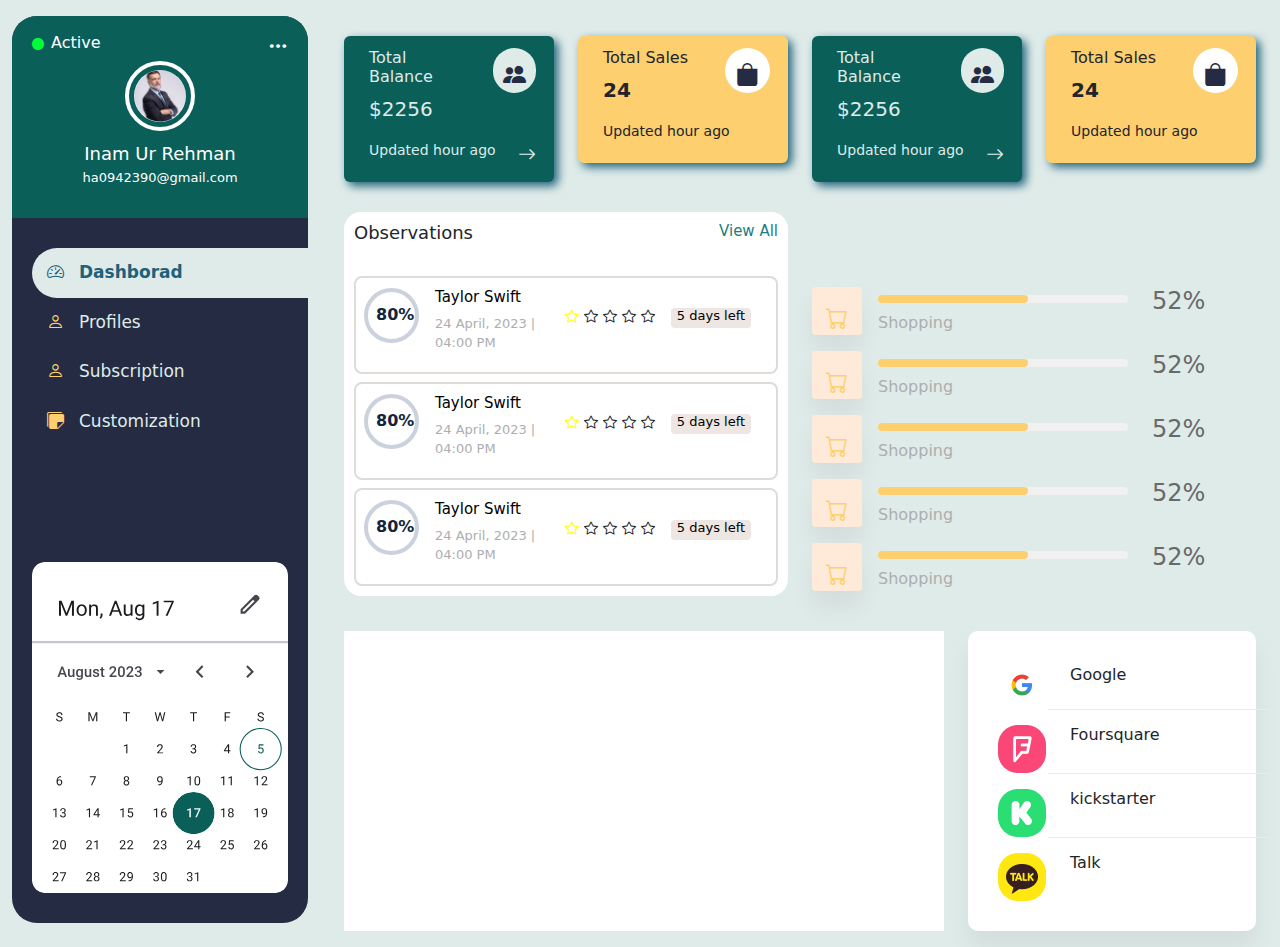
<file: index.html>
<!DOCTYPE html>
<html lang="en">

<head>
    <meta charset="UTF-8" />
    <meta name="viewport" content="width=device-width, initial-scale=1.0" />
    <title>Dashboard</title>
    <link rel="stylesheet" href="./assets/css/bootstrap.min.css" />
    <link rel="stylesheet" href="https://cdn.jsdelivr.net/npm/bootstrap-icons@1.11.1/font/bootstrap-icons.css" />
    <link rel="stylesheet" href="https://cdn.jsdelivr.net/npm/bootstrap@5.0.0-alpha1/dist/css/bootstrap.min.css" />
    <!-- ========== My Css Link ========== -->
    <link rel="stylesheet" href="./assets/css/style.css" />

    <!-- ===== Different type of line chart ===== -->

    <!-- <script type="text/javascript" src="https://www.gstatic.com/charts/loader.js"></script>
    <script type="text/javascript">
        google.charts.load('current', { 'packages': ['corechart'] });
        google.charts.setOnLoadCallback(drawChart);

        function drawChart() {
            var data = google.visualization.arrayToDataTable([
                ['Year', 'Sales', 'Expenses'],
                ['2004', 1000, 400],
                ['2005', 1170, 460],
                ['2006', 660, 1120],
                ['2007', 1030, 540]
            ]);

            var options = {
                title: 'Stocks Graph',
                curveType: 'function',
                legend: { position: 'bottom' }
            };

            var chart = new google.visualization.LineChart(document.getElementById('curve_chart'));
            chart.draw(data, options);
        }
    </script> -->

    <script>
        window.onload = function () {
            var chart = new CanvasJS.Chart("chartContainer", {
                animationEnabled: true,
                theme: "light2",
                title: {
                    text: "Simple Line Chart"
                },
                data: [{
                    type: "line",
                    indexLabelFontSize: 16,
                    dataPoints: [
                        { y: 450 },
                        { y: 414 },
                        { y: 520, indexLabel: "\u2191 highest", markerColor: "red", markerType: "triangle" },
                        { y: 460 },
                        { y: 450 },
                        { y: 500 },
                        { y: 480 },
                        { y: 480 },
                        { y: 410, indexLabel: "\u2193 lowest", markerColor: "DarkSlateGrey", markerType: "cross" },
                        { y: 500 },
                        { y: 480 },
                        { y: 510 }
                    ]
                }]
            });
            chart.render();
        }
    </script>

</head>

<body>

    <div class="container-fluid py-3">
        <div class="row">
            <div class="col-lg-3">
                <!-- ========== Header ========== -->
                <header>
                    <aside class="sidebar">

                        <div class="aside-header">
                            <div class="d-flex justify-content-between">
                                <div class="status">
                                    <i class="bi bi-circle-fill"></i>Active
                                </div>
                                <div class="options">
                                    <i class="bi bi-three-dots"></i>
                                </div>
                            </div>

                            <div class="avatar">
                                <div class="avatar-img">
                                    <img src="./assets/images/avatar.jpg" class="w-100 rounded-circle" alt="" />
                                </div>
                                <h6>Inam Ur Rehman</h6>
                                <p>ha0942390@gmail.com</p>
                            </div>
                        </div>

                        <div class="aside-menu">
                            <ul>
                                <li>
                                    <a href="index.html" class="active">
                                        <i class="bi bi-speedometer2"></i>Dashborad
                                    </a>
                                </li>
                                <li>
                                    <a href="profiles.html" class="profiles">
                                        <i class="bi bi-person"></i>Profiles
                                    </a>
                                </li>
                                <li>
                                    <a href="subscrition.html">
                                        <i class="bi bi-person"></i>Subscription
                                    </a>
                                </li>
                                <li>
                                    <a href="customazation.html">
                                        <i class="bi bi-stickies-fill"></i>Customization
                                    </a>
                                </li>
                            </ul>

                            <div class="aside-footer">
                                <img src="./assets/images/calender.svg" class="w-100" alt="" />
                            </div>
                        </div>
                    </aside>
                </header>
            </div>

            <div class="col-lg-9">
                <!-- ========== Boxes Section ========== -->
                <div class="container">
                    <section class="boxes mt-1">
                        <div class="row">
                            <div class="col-lg-3 col-md-6 col-sm-6">

                                <div class="box-1 mt-3">
                                    <div class="d-flex justify-content-between">
                                        <div class="pe-4">
                                            <h6>Total Balance</h6>
                                            <p class="Balance">$2256</p>
                                        </div>
                                        <div class="box-1-icon">
                                            <i class="bi bi-people-fill"></i>
                                        </div>
                                    </div>
                                    <div class="d-flex justify-content-between">
                                        <div>
                                            <p class="updated">Updated hour ago</p>
                                        </div>
                                        <div class="arrow-icon">
                                            <i class="bi bi-arrow-right"></i>
                                        </div>
                                    </div>
                                </div>

                            </div>

                            <div class="col-lg-3 col-md-6 col-sm-6">

                                <div class="box-2 mt-3">
                                    <div class="d-flex justify-content-between">
                                        <div class="pe-4">
                                            <h6>Total Sales</h6>
                                            <p class="low-price">24</p>
                                        </div>
                                        <div class="box-1-icon box-2-icon">
                                            <i class="bi bi-bag-fill"></i>
                                        </div>
                                    </div>
                                    <div class="d-flex justify-content-between">
                                        <div>
                                            <p class="box-2-updated">Updated hour ago</p>
                                        </div>
                                        <div class="transprante-arrow">
                                            <i class="bi bi-arrow-right"></i>
                                        </div>
                                    </div>
                                </div>

                            </div>

                            <div class="col-lg-3 col-md-6 col-sm-6">

                                <div class="box-1 mt-3">
                                    <div class="d-flex justify-content-between">
                                        <div class="pe-4">
                                            <h6>Total Balance</h6>
                                            <p class="Balance">$2256</p>
                                        </div>
                                        <div class="box-1-icon">
                                            <i class="bi bi-people-fill"></i>
                                        </div>
                                    </div>
                                    <div class="d-flex justify-content-between">
                                        <div>
                                            <p class="updated">Updated hour ago</p>
                                        </div>
                                        <div class="arrow-icon">
                                            <i class="bi bi-arrow-right"></i>
                                        </div>
                                    </div>
                                </div>

                            </div>

                            <div class="col-lg-3 col-md-6 col-sm-6">

                                <div class="box-2 mt-3">

                                    <div class="d-flex justify-content-between">
                                        <div class="pe-4">
                                            <h6>Total Sales</h6>
                                            <p class="low-price">24</p>
                                        </div>
                                        <div class="box-1-icon box-2-icon">
                                            <i class="bi bi-bag-fill"></i>
                                        </div>
                                    </div>
                                    <div class="d-flex justify-content-between">
                                        <div>
                                            <p class="box-2-updated">Updated hour ago</p>
                                        </div>
                                        <div class="transprante-arrow">
                                            <i class="bi bi-arrow-right"></i>
                                        </div>
                                    </div>
                                </div>

                            </div>
                        </div>
                    </section>
                </div>

                <!-- ========== Observations And Shopping Sections ========== -->
                <div class="container">
                    <section class="observations-shopping">
                        <div class="row">

                            <div class="col-lg-6 col-md-12 col-sm-6">

                                <div class="observations">
                                    <div class="d-flex justify-content-between">
                                        <h3>Observations</h3>
                                        <h6>View All</h6>
                                    </div>

                                    <div class="taylor-swift mt-4">
                                        <div class="d-flex justify-content-between">
                                            <div class="d-flex">

                                                <div class="progress blue">
                                                    <span class="progress-left">
                                                        <span class="progress-bar"></span>
                                                    </span>
                                                    <span class="progress-right">
                                                        <span class="progress-bar"></span>
                                                    </span>
                                                    <div class="progress-value"><span>80%</span></div>
                                                </div>

                                                <div class="percantage-text ps-3">
                                                    <h6>Taylor Swift</h6>
                                                    <p>24 April, 2023 | 04:00 PM</p>
                                                </div>

                                            </div>
                                            <div class="d-flex justify-content-between mt-md-3 mt-sm-none">
                                                <div class="taylor-swift-stars d-none d-md-none d-lg-block">
                                                    <i class="bi bi-star"></i>
                                                    <i class="bi bi-star"></i>
                                                    <i class="bi bi-star"></i>
                                                    <i class="bi bi-star"></i>
                                                    <i class="bi bi-star"></i>
                                                </div>
                                                <div class="taylor-swift-time ms-3 mt-1">
                                                    <h6>5 days left</h6>
                                                </div>
                                            </div>
                                        </div>
                                    </div>

                                    <div class="taylor-swift mt-2">
                                        <div class="d-flex justify-content-between">
                                            <div class="d-flex">

                                                <div class="progress blue">
                                                    <span class="progress-left">
                                                        <span class="progress-bar"></span>
                                                    </span>
                                                    <span class="progress-right">
                                                        <span class="progress-bar"></span>
                                                    </span>
                                                    <div class="progress-value"><span>80%</span></div>
                                                </div>

                                                <div class="percantage-text ps-3">
                                                    <h6>Taylor Swift</h6>
                                                    <p>24 April, 2023 | 04:00 PM</p>
                                                </div>
                                            </div>
                                            <div class="d-flex justify-content-between mt-md-3 mt-sm-none">
                                                <div class="taylor-swift-stars d-none d-md-none d-lg-block">
                                                    <i class="bi bi-star"></i>
                                                    <i class="bi bi-star"></i>
                                                    <i class="bi bi-star"></i>
                                                    <i class="bi bi-star"></i>
                                                    <i class="bi bi-star"></i>
                                                </div>
                                                <div class="taylor-swift-time ms-3 mt-1">
                                                    <h6>5 days left</h6>
                                                </div>
                                            </div>
                                        </div>
                                    </div>

                                    <div class="taylor-swift mt-2">
                                        <div class="d-flex justify-content-between">
                                            <div class="d-flex">

                                                <div class="progress blue">
                                                    <span class="progress-left">
                                                        <span class="progress-bar"></span>
                                                    </span>
                                                    <span class="progress-right">
                                                        <span class="progress-bar"></span>
                                                    </span>
                                                    <div class="progress-value"><span>80%</span></div>
                                                </div>

                                                <div class="percantage-text ps-3">
                                                    <h6>Taylor Swift</h6>
                                                    <p>24 April, 2023 | 04:00 PM</p>
                                                </div>
                                            </div>

                                            <div class="d-flex justify-content-between mt-md-3 mt-sm-none">
                                                <div class="taylor-swift-stars d-none d-md-none d-lg-block">
                                                    <i class="bi bi-star"></i>
                                                    <i class="bi bi-star"></i>
                                                    <i class="bi bi-star"></i>
                                                    <i class="bi bi-star"></i>
                                                    <i class="bi bi-star"></i>
                                                </div>
                                                <div class="taylor-swift-time ms-3 mt-1">
                                                    <h6>5 days left</h6>
                                                </div>
                                            </div>
                                        </div>
                                    </div>

                                </div>
                            </div>

                            <div class="col-lg-6 col-md-12 col-sm-6">

                                <div class="shopping-parts">
                                    <div class="shopping">
                                        <div class="d-flex">
                                            <div class="shopping-icon">
                                                <a href="">
                                                    <i class="bi bi-cart"></i>
                                                </a>
                                            </div>
                                            <div class="shpooing-icon-text d-flex">
                                                <div>
                                                    <div class="side-bar mt-2 ms-3">
                                                    </div>
                                                    <p class="pt-2 ps-3">Shopping</p>
                                                </div>
                                                <h4 class="ps-4">52%</h4>
                                            </div>
                                        </div>
                                    </div>

                                    <div class="shopping">
                                        <div class="d-flex">
                                            <div class="shopping-icon">
                                                <a href="">
                                                    <i class="bi bi-cart"></i>
                                                </a>
                                            </div>
                                            <div class="shpooing-icon-text d-flex">
                                                <div>
                                                    <div class="side-bar mt-2 ms-3">
                                                    </div>
                                                    <p class="pt-2 ps-3">Shopping</p>
                                                </div>
                                                <h4 class="ps-4">52%</h4>
                                            </div>
                                        </div>
                                    </div>

                                    <div class="shopping">
                                        <div class="d-flex">
                                            <div class="shopping-icon">
                                                <a href="">
                                                    <i class="bi bi-cart"></i>
                                                </a>
                                            </div>
                                            <div class="shpooing-icon-text d-flex">
                                                <div>
                                                    <div class="side-bar mt-2 ms-3">
                                                    </div>
                                                    <p class="pt-2 ps-3">Shopping</p>
                                                </div>
                                                <h4 class="ps-4">52%</h4>
                                            </div>
                                        </div>
                                    </div>

                                    <div class="shopping">
                                        <div class="d-flex">
                                            <div class="shopping-icon">
                                                <a href="">
                                                    <i class="bi bi-cart"></i>
                                                </a>
                                            </div>
                                            <div class="shpooing-icon-text d-flex">
                                                <div>
                                                    <div class="side-bar mt-2 ms-3">
                                                    </div>
                                                    <p class="pt-2 ps-3">Shopping</p>
                                                </div>
                                                <h4 class="ps-4">52%</h4>
                                            </div>
                                        </div>
                                    </div>

                                    <div class="shopping">
                                        <div class="d-flex">
                                            <div class="shopping-icon">
                                                <a href="">
                                                    <i class="bi bi-cart"></i>
                                                </a>
                                            </div>
                                            <div class="shpooing-icon-text d-flex">
                                                <div>
                                                    <div class="side-bar mt-2 ms-3">
                                                    </div>
                                                    <p class="pt-2 ps-3">Shopping</p>
                                                </div>
                                                <h4 class="ps-4">52%</h4>
                                            </div>
                                        </div>
                                    </div>

                                </div>
                            </div>
                        </div>
                    </section>
                </div>

                <!-- ========== Graph And Icons ========== -->
                <div class="container">

                    <section class="Graph-icons">

                        <div class="row">

                            <div class="col-lg-8 col-md-6 mt-4">
                                <div class="graph bg-white">
                                    <div id="chartContainer" class="line-chart"></div>
                                </div>
                            </div>

                            <div class="col-lg-4 col-md-6 col-sm-4 mt-4">

                                <div class="social-media-icons bg-white">
                                    <div class="d-flex google">
                                        <div class="google-icon">
                                            <img src="./assets/images/Google-icon.jpg" alt="" />
                                        </div>
                                        <h6 class="ps-4 pt-1">Google</h6>
                                    </div>

                                    <div class="d-flex pt-3 foursquare horizontal-line">
                                        <div class="foursquare-img">
                                            <img src="./assets/images/four-square.png" alt="" />
                                        </div>
                                        <h6 class="ps-4">Foursquare</h6>
                                    </div>

                                    <div class="d-flex pt-3 kickstarter horizontal-line">
                                        <div class="kickstarter-img">
                                            <img src="./assets/images/kickstarter.png" alt="" />
                                        </div>
                                        <h6 class="ps-4">kickstarter</h6>
                                    </div>

                                    <div class="d-flex pt-3 talk horizontal-line">
                                        <div class="talk-img">
                                            <img src="./assets/images/Talk.png" alt="" />
                                        </div>
                                        <h6 class="ps-4">Talk</h6>
                                    </div>
                                </div>

                            </div>

                    </section>

                </div>
            </div>

        </div>
    </div>

    <script src="https://cdnjs.cloudflare.com/ajax/libs/jquery/3.2.1/jquery.min.js"></script>
    <script src="https://cdn.canvasjs.com/canvasjs.min.js"></script>
    <script src="https://cdn.jsdelivr.net/npm/bootstrap@5.0.0-alpha1/dist/js/bootstrap.bundle.min.js"></script>
    <script src="./assets/js/bootstrap.bundle.min.js"></script>

    
    <!-- ===== Link of different type line chart ===== -->
    <!-- <script src="https://cdnjs.cloudflare.com/ajax/libs/Chart.js/4.4.0/chart.min.js"></script> -->

</body>

</html>
</file>
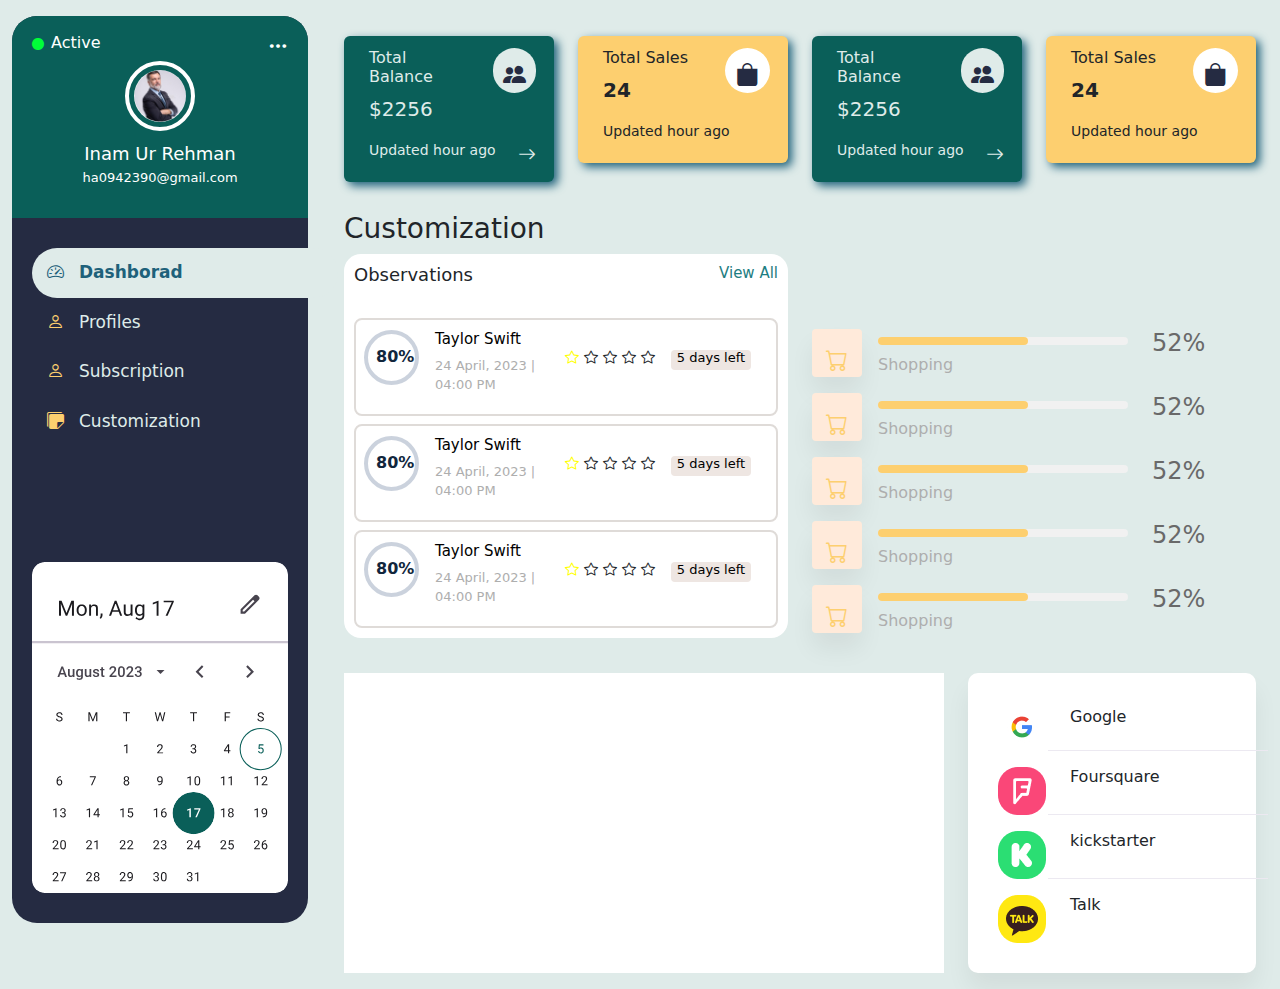
<file: customazation.html>
<!DOCTYPE html>
<html lang="en">

<head>
    <meta charset="UTF-8" />
    <meta name="viewport" content="width=device-width, initial-scale=1.0" />
    <title>Dashboard</title>
    <link rel="stylesheet" href="./assets/css/bootstrap.min.css" />
    <link rel="stylesheet" href="https://cdn.jsdelivr.net/npm/bootstrap-icons@1.11.1/font/bootstrap-icons.css" />
    <link rel="stylesheet" href="https://cdn.jsdelivr.net/npm/bootstrap@5.0.0-alpha1/dist/css/bootstrap.min.css" />
    <!-- ========== My Css Link ========== -->
    <link rel="stylesheet" href="./assets/css/style.css" />

    <!-- ===== Different type of line chart ===== -->

    <!-- <script type="text/javascript" src="https://www.gstatic.com/charts/loader.js"></script>
    <script type="text/javascript">
        google.charts.load('current', { 'packages': ['corechart'] });
        google.charts.setOnLoadCallback(drawChart);

        function drawChart() {
            var data = google.visualization.arrayToDataTable([
                ['Year', 'Sales', 'Expenses'],
                ['2004', 1000, 400],
                ['2005', 1170, 460],
                ['2006', 660, 1120],
                ['2007', 1030, 540]
            ]);

            var options = {
                title: 'Stocks Graph',
                curveType: 'function',
                legend: { position: 'bottom' }
            };

            var chart = new google.visualization.LineChart(document.getElementById('curve_chart'));
            chart.draw(data, options);
        }
    </script> -->

    <script>
        window.onload = function () {
            var chart = new CanvasJS.Chart("chartContainer", {
                animationEnabled: true,
                theme: "light2",
                title: {
                    text: "Simple Line Chart"
                },
                data: [{
                    type: "line",
                    indexLabelFontSize: 16,
                    dataPoints: [
                        { y: 450 },
                        { y: 414 },
                        { y: 520, indexLabel: "\u2191 highest", markerColor: "red", markerType: "triangle" },
                        { y: 460 },
                        { y: 450 },
                        { y: 500 },
                        { y: 480 },
                        { y: 480 },
                        { y: 410, indexLabel: "\u2193 lowest", markerColor: "DarkSlateGrey", markerType: "cross" },
                        { y: 500 },
                        { y: 480 },
                        { y: 510 }
                    ]
                }]
            });
            chart.render();
        }
    </script>

</head>

<body>

    <div class="container-fluid py-3">
        <div class="row">
            <div class="col-lg-3">
                <!-- ========== Header ========== -->
                <header>
                    <aside class="sidebar">

                        <div class="aside-header">
                            <div class="d-flex justify-content-between">
                                <div class="status">
                                    <i class="bi bi-circle-fill"></i>Active
                                </div>
                                <div class="options">
                                    <i class="bi bi-three-dots"></i>
                                </div>
                            </div>

                            <div class="avatar">
                                <div class="avatar-img">
                                    <img src="./assets/images/avatar.jpg" class="w-100 rounded-circle" alt="" />
                                </div>
                                <h6>Inam Ur Rehman</h6>
                                <p>ha0942390@gmail.com</p>
                            </div>
                        </div>

                        <div class="aside-menu">
                            <ul>
                                <li>
                                    <a href="index.html" class="active">
                                        <i class="bi bi-speedometer2"></i>Dashborad
                                    </a>
                                </li>
                                <li>
                                    <a href="profiles.html" class="profiles">
                                        <i class="bi bi-person"></i>Profiles
                                    </a>
                                </li>
                                <li>
                                    <a href="subscrition.html">
                                        <i class="bi bi-person"></i>Subscription
                                    </a>
                                </li>
                                <li>
                                    <a href="customazation.html">
                                        <i class="bi bi-stickies-fill"></i>Customization
                                    </a>
                                </li>
                            </ul>

                            <div class="aside-footer">
                                <img src="./assets/images/calender.svg" class="w-100" alt="" />
                            </div>
                        </div>
                    </aside>
                </header>
            </div>

            <div class="col-lg-9">
                <!-- ========== Boxes Section ========== -->
                <div class="container">
                    <section class="boxes mt-1">
                        <div class="row">
                            <div class="col-lg-3 col-md-6 col-sm-6">

                                <div class="box-1 mt-3">
                                    <div class="d-flex justify-content-between">
                                        <div class="pe-4">
                                            <h6>Total Balance</h6>
                                            <p class="Balance">$2256</p>
                                        </div>
                                        <div class="box-1-icon">
                                            <i class="bi bi-people-fill"></i>
                                        </div>
                                    </div>
                                    <div class="d-flex justify-content-between">
                                        <div>
                                            <p class="updated">Updated hour ago</p>
                                        </div>
                                        <div class="arrow-icon">
                                            <i class="bi bi-arrow-right"></i>
                                        </div>
                                    </div>
                                </div>

                            </div>

                            <div class="col-lg-3 col-md-6 col-sm-6">

                                <div class="box-2 mt-3">
                                    <div class="d-flex justify-content-between">
                                        <div class="pe-4">
                                            <h6>Total Sales</h6>
                                            <p class="low-price">24</p>
                                        </div>
                                        <div class="box-1-icon box-2-icon">
                                            <i class="bi bi-bag-fill"></i>
                                        </div>
                                    </div>
                                    <div class="d-flex justify-content-between">
                                        <div>
                                            <p class="box-2-updated">Updated hour ago</p>
                                        </div>
                                        <div class="transprante-arrow">
                                            <i class="bi bi-arrow-right"></i>
                                        </div>
                                    </div>
                                </div>

                            </div>

                            <div class="col-lg-3 col-md-6 col-sm-6">

                                <div class="box-1 mt-3">
                                    <div class="d-flex justify-content-between">
                                        <div class="pe-4">
                                            <h6>Total Balance</h6>
                                            <p class="Balance">$2256</p>
                                        </div>
                                        <div class="box-1-icon">
                                            <i class="bi bi-people-fill"></i>
                                        </div>
                                    </div>
                                    <div class="d-flex justify-content-between">
                                        <div>
                                            <p class="updated">Updated hour ago</p>
                                        </div>
                                        <div class="arrow-icon">
                                            <i class="bi bi-arrow-right"></i>
                                        </div>
                                    </div>
                                </div>

                            </div>

                            <div class="col-lg-3 col-md-6 col-sm-6">

                                <div class="box-2 mt-3">

                                    <div class="d-flex justify-content-between">
                                        <div class="pe-4">
                                            <h6>Total Sales</h6>
                                            <p class="low-price">24</p>
                                        </div>
                                        <div class="box-1-icon box-2-icon">
                                            <i class="bi bi-bag-fill"></i>
                                        </div>
                                    </div>
                                    <div class="d-flex justify-content-between">
                                        <div>
                                            <p class="box-2-updated">Updated hour ago</p>
                                        </div>
                                        <div class="transprante-arrow">
                                            <i class="bi bi-arrow-right"></i>
                                        </div>
                                    </div>
                                </div>

                            </div>
                        </div>
                    </section>
                </div>

                <!-- ========== Observations And Shopping Sections ========== -->
                <div class="container">
                    <section class="observations-shopping">
                        <div class="row">
                                     
                            <h3>Customization</h3>

                            <div class="col-lg-6 col-md-12 col-sm-6">

                                <div class="observations">
                                    <div class="d-flex justify-content-between">
                                        <h3>Observations</h3>
                                        <h6>View All</h6>
                                    </div>

                                    <div class="taylor-swift mt-4">
                                        <div class="d-flex justify-content-between">
                                            <div class="d-flex">

                                                <div class="progress blue">
                                                    <span class="progress-left">
                                                        <span class="progress-bar"></span>
                                                    </span>
                                                    <span class="progress-right">
                                                        <span class="progress-bar"></span>
                                                    </span>
                                                    <div class="progress-value"><span>80%</span></div>
                                                </div>

                                                <div class="percantage-text ps-3">
                                                    <h6>Taylor Swift</h6>
                                                    <p>24 April, 2023 | 04:00 PM</p>
                                                </div>

                                            </div>
                                            <div class="d-flex justify-content-between mt-md-3 mt-sm-none">
                                                <div class="taylor-swift-stars d-none d-md-none d-lg-block">
                                                    <i class="bi bi-star"></i>
                                                    <i class="bi bi-star"></i>
                                                    <i class="bi bi-star"></i>
                                                    <i class="bi bi-star"></i>
                                                    <i class="bi bi-star"></i>
                                                </div>
                                                <div class="taylor-swift-time ms-3 mt-1">
                                                    <h6>5 days left</h6>
                                                </div>
                                            </div>
                                        </div>
                                    </div>

                                    <div class="taylor-swift mt-2">
                                        <div class="d-flex justify-content-between">
                                            <div class="d-flex">

                                                <div class="progress blue">
                                                    <span class="progress-left">
                                                        <span class="progress-bar"></span>
                                                    </span>
                                                    <span class="progress-right">
                                                        <span class="progress-bar"></span>
                                                    </span>
                                                    <div class="progress-value"><span>80%</span></div>
                                                </div>

                                                <div class="percantage-text ps-3">
                                                    <h6>Taylor Swift</h6>
                                                    <p>24 April, 2023 | 04:00 PM</p>
                                                </div>
                                            </div>
                                            <div class="d-flex justify-content-between mt-md-3 mt-sm-none">
                                                <div class="taylor-swift-stars d-none d-md-none d-lg-block">
                                                    <i class="bi bi-star"></i>
                                                    <i class="bi bi-star"></i>
                                                    <i class="bi bi-star"></i>
                                                    <i class="bi bi-star"></i>
                                                    <i class="bi bi-star"></i>
                                                </div>
                                                <div class="taylor-swift-time ms-3 mt-1">
                                                    <h6>5 days left</h6>
                                                </div>
                                            </div>
                                        </div>
                                    </div>

                                    <div class="taylor-swift mt-2">
                                        <div class="d-flex justify-content-between">
                                            <div class="d-flex">

                                                <div class="progress blue">
                                                    <span class="progress-left">
                                                        <span class="progress-bar"></span>
                                                    </span>
                                                    <span class="progress-right">
                                                        <span class="progress-bar"></span>
                                                    </span>
                                                    <div class="progress-value"><span>80%</span></div>
                                                </div>

                                                <div class="percantage-text ps-3">
                                                    <h6>Taylor Swift</h6>
                                                    <p>24 April, 2023 | 04:00 PM</p>
                                                </div>
                                            </div>

                                            <div class="d-flex justify-content-between mt-md-3 mt-sm-none">
                                                <div class="taylor-swift-stars d-none d-md-none d-lg-block">
                                                    <i class="bi bi-star"></i>
                                                    <i class="bi bi-star"></i>
                                                    <i class="bi bi-star"></i>
                                                    <i class="bi bi-star"></i>
                                                    <i class="bi bi-star"></i>
                                                </div>
                                                <div class="taylor-swift-time ms-3 mt-1">
                                                    <h6>5 days left</h6>
                                                </div>
                                            </div>
                                        </div>
                                    </div>

                                </div>
                            </div>

                            <div class="col-lg-6 col-md-12 col-sm-6">

                                <div class="shopping-parts">
                                    <div class="shopping">
                                        <div class="d-flex">
                                            <div class="shopping-icon">
                                                <a href="">
                                                    <i class="bi bi-cart"></i>
                                                </a>
                                            </div>
                                            <div class="shpooing-icon-text d-flex">
                                                <div>
                                                    <div class="side-bar mt-2 ms-3">
                                                    </div>
                                                    <p class="pt-2 ps-3">Shopping</p>
                                                </div>
                                                <h4 class="ps-4">52%</h4>
                                            </div>
                                        </div>
                                    </div>

                                    <div class="shopping">
                                        <div class="d-flex">
                                            <div class="shopping-icon">
                                                <a href="">
                                                    <i class="bi bi-cart"></i>
                                                </a>
                                            </div>
                                            <div class="shpooing-icon-text d-flex">
                                                <div>
                                                    <div class="side-bar mt-2 ms-3">
                                                    </div>
                                                    <p class="pt-2 ps-3">Shopping</p>
                                                </div>
                                                <h4 class="ps-4">52%</h4>
                                            </div>
                                        </div>
                                    </div>

                                    <div class="shopping">
                                        <div class="d-flex">
                                            <div class="shopping-icon">
                                                <a href="">
                                                    <i class="bi bi-cart"></i>
                                                </a>
                                            </div>
                                            <div class="shpooing-icon-text d-flex">
                                                <div>
                                                    <div class="side-bar mt-2 ms-3">
                                                    </div>
                                                    <p class="pt-2 ps-3">Shopping</p>
                                                </div>
                                                <h4 class="ps-4">52%</h4>
                                            </div>
                                        </div>
                                    </div>

                                    <div class="shopping">
                                        <div class="d-flex">
                                            <div class="shopping-icon">
                                                <a href="">
                                                    <i class="bi bi-cart"></i>
                                                </a>
                                            </div>
                                            <div class="shpooing-icon-text d-flex">
                                                <div>
                                                    <div class="side-bar mt-2 ms-3">
                                                    </div>
                                                    <p class="pt-2 ps-3">Shopping</p>
                                                </div>
                                                <h4 class="ps-4">52%</h4>
                                            </div>
                                        </div>
                                    </div>

                                    <div class="shopping">
                                        <div class="d-flex">
                                            <div class="shopping-icon">
                                                <a href="">
                                                    <i class="bi bi-cart"></i>
                                                </a>
                                            </div>
                                            <div class="shpooing-icon-text d-flex">
                                                <div>
                                                    <div class="side-bar mt-2 ms-3">
                                                    </div>
                                                    <p class="pt-2 ps-3">Shopping</p>
                                                </div>
                                                <h4 class="ps-4">52%</h4>
                                            </div>
                                        </div>
                                    </div>

                                </div>
                            </div>
                        </div>
                    </section>
                </div>

                <!-- ========== Graph And Icons ========== -->
                <div class="container">

                    <section class="Graph-icons">

                        <div class="row">

                            <div class="col-lg-8 col-md-6 mt-4">
                                <div class="graph bg-white">
                                    <div id="chartContainer" class="line-chart"></div>
                                </div>
                            </div>

                            <div class="col-lg-4 col-md-6 col-sm-4 mt-4">

                                <div class="social-media-icons bg-white">
                                    <div class="d-flex google">
                                        <div class="google-icon">
                                            <img src="./assets/images/Google-icon.jpg" alt="" />
                                        </div>
                                        <h6 class="ps-4 pt-1">Google</h6>
                                    </div>

                                    <div class="d-flex pt-3 foursquare horizontal-line">
                                        <div class="foursquare-img">
                                            <img src="./assets/images/four-square.png" alt="" />
                                        </div>
                                        <h6 class="ps-4">Foursquare</h6>
                                    </div>

                                    <div class="d-flex pt-3 kickstarter horizontal-line">
                                        <div class="kickstarter-img">
                                            <img src="./assets/images/kickstarter.png" alt="" />
                                        </div>
                                        <h6 class="ps-4">kickstarter</h6>
                                    </div>

                                    <div class="d-flex pt-3 talk horizontal-line">
                                        <div class="talk-img">
                                            <img src="./assets/images/Talk.png" alt="" />
                                        </div>
                                        <h6 class="ps-4">Talk</h6>
                                    </div>
                                </div>

                            </div>

                    </section>

                </div>
            </div>

        </div>
    </div>

    <script src="https://cdnjs.cloudflare.com/ajax/libs/jquery/3.2.1/jquery.min.js"></script>
    <script src="https://cdn.canvasjs.com/canvasjs.min.js"></script>
    <script src="https://cdn.jsdelivr.net/npm/bootstrap@5.0.0-alpha1/dist/js/bootstrap.bundle.min.js"></script>
    <script src="./assets/js/bootstrap.bundle.min.js"></script>

    
    <!-- ===== Link of different type line chart ===== -->
    <!-- <script src="https://cdnjs.cloudflare.com/ajax/libs/Chart.js/4.4.0/chart.min.js"></script> -->

</body>

</html>
</file>
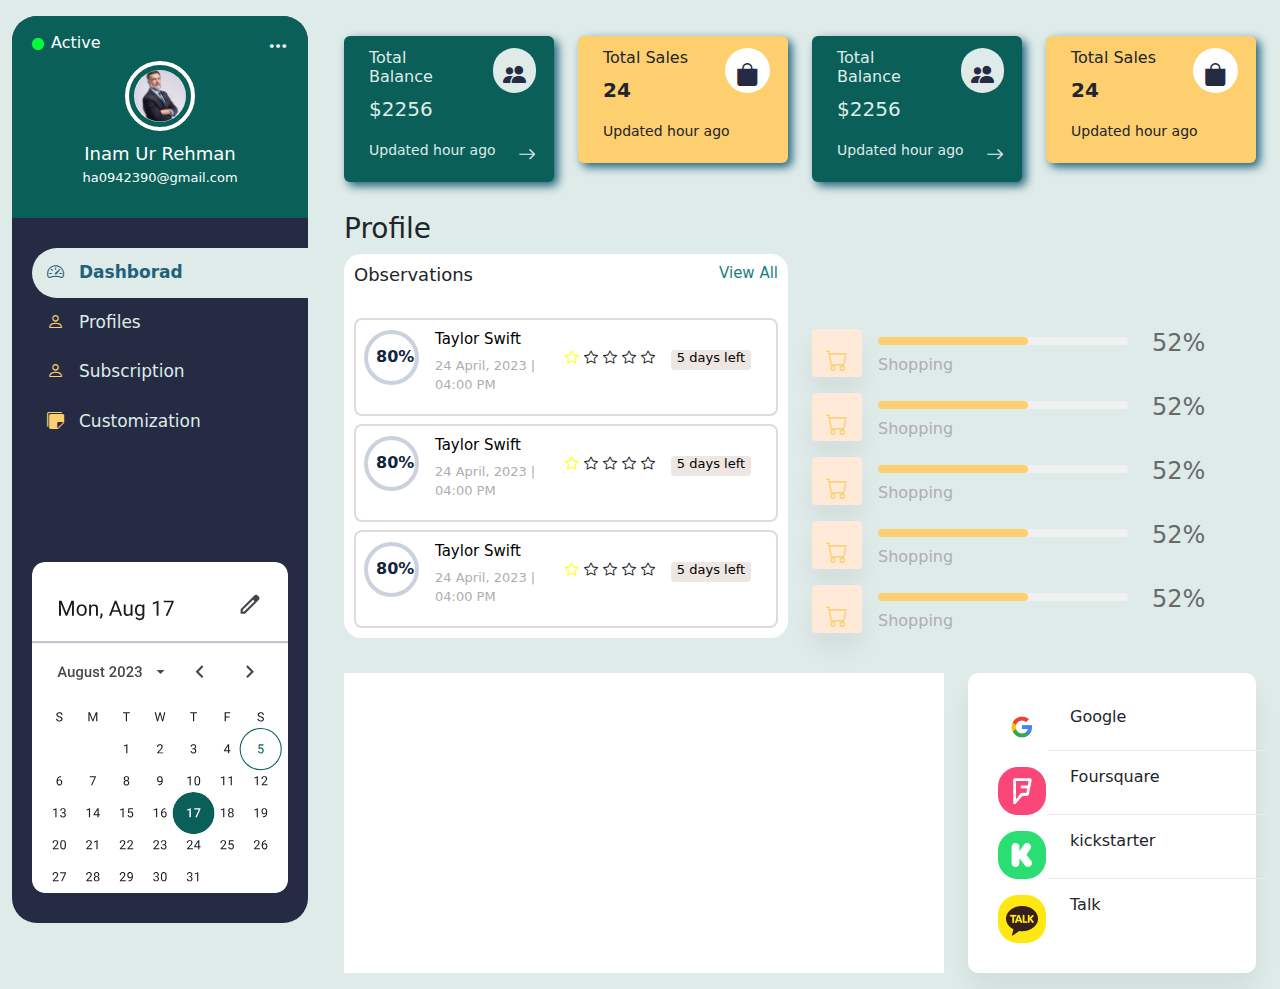
<file: profiles.html>
<!DOCTYPE html>
<html lang="en">

<head>
    <meta charset="UTF-8" />
    <meta name="viewport" content="width=device-width, initial-scale=1.0" />
    <title>Dashboard</title>
    <link rel="stylesheet" href="./assets/css/bootstrap.min.css" />
    <link rel="stylesheet" href="https://cdn.jsdelivr.net/npm/bootstrap-icons@1.11.1/font/bootstrap-icons.css" />
    <link rel="stylesheet" href="https://cdn.jsdelivr.net/npm/bootstrap@5.0.0-alpha1/dist/css/bootstrap.min.css" />
    <!-- ========== My Css Link ========== -->
    <link rel="stylesheet" href="./assets/css/style.css" />

    <!-- ===== Different type of line chart ===== -->

    <!-- <script type="text/javascript" src="https://www.gstatic.com/charts/loader.js"></script>
    <script type="text/javascript">
        google.charts.load('current', { 'packages': ['corechart'] });
        google.charts.setOnLoadCallback(drawChart);

        function drawChart() {
            var data = google.visualization.arrayToDataTable([
                ['Year', 'Sales', 'Expenses'],
                ['2004', 1000, 400],
                ['2005', 1170, 460],
                ['2006', 660, 1120],
                ['2007', 1030, 540]
            ]);

            var options = {
                title: 'Stocks Graph',
                curveType: 'function',
                legend: { position: 'bottom' }
            };

            var chart = new google.visualization.LineChart(document.getElementById('curve_chart'));
            chart.draw(data, options);
        }
    </script> -->

    <script>
        window.onload = function () {
            var chart = new CanvasJS.Chart("chartContainer", {
                animationEnabled: true,
                theme: "light2",
                title: {
                    text: "Simple Line Chart"
                },
                data: [{
                    type: "line",
                    indexLabelFontSize: 16,
                    dataPoints: [
                        { y: 450 },
                        { y: 414 },
                        { y: 520, indexLabel: "\u2191 highest", markerColor: "red", markerType: "triangle" },
                        { y: 460 },
                        { y: 450 },
                        { y: 500 },
                        { y: 480 },
                        { y: 480 },
                        { y: 410, indexLabel: "\u2193 lowest", markerColor: "DarkSlateGrey", markerType: "cross" },
                        { y: 500 },
                        { y: 480 },
                        { y: 510 }
                    ]
                }]
            });
            chart.render();
        }
    </script>

</head>

<body>

    <div class="container-fluid py-3">
        <div class="row">
            <div class="col-lg-3">
                <!-- ========== Header ========== -->
                <header>
                    <aside class="sidebar">

                        <div class="aside-header">
                            <div class="d-flex justify-content-between">
                                <div class="status">
                                    <i class="bi bi-circle-fill"></i>Active
                                </div>
                                <div class="options">
                                    <i class="bi bi-three-dots"></i>
                                </div>
                            </div>

                            <div class="avatar">
                                <div class="avatar-img">
                                    <img src="./assets/images/avatar.jpg" class="w-100 rounded-circle" alt="" />
                                </div>
                                <h6>Inam Ur Rehman</h6>
                                <p>ha0942390@gmail.com</p>
                            </div>
                        </div>

                        <div class="aside-menu">
                            <ul>
                                <li>
                                    <a href="index.html" class="active">
                                        <i class="bi bi-speedometer2"></i>Dashborad
                                    </a>
                                </li>
                                <li>
                                    <a href="profiles.html" for="tab-1" class="profiles">
                                        <i class="bi bi-person"></i>Profiles
                                    </a>
                                </li>
                                <li>
                                    <a href="subscrition.html" aria-current="page">
                                        <i class="bi bi-person"></i>Subscription
                                    </a>
                                </li>
                                <li>
                                    <a href="customazation.html" aria-current="page">
                                        <i class="bi bi-stickies-fill"></i>Customization
                                    </a>
                                </li>
                            </ul>

                            <div class="aside-footer">
                                <img src="./assets/images/calender.svg" class="w-100" alt="" />
                            </div>
                        </div>
                    </aside>
                </header>
            </div>

            <div class="col-lg-9">
                <!-- ========== Boxes Section ========== -->
                <div class="container">
                    <section class="boxes mt-1">
                        <div class="row">
                            <div class="col-lg-3 col-md-6 col-sm-6">

                                <div class="box-1 mt-3">
                                    <div class="d-flex justify-content-between">
                                        <div class="pe-4">
                                            <h6>Total Balance</h6>
                                            <p class="Balance">$2256</p>
                                        </div>
                                        <div class="box-1-icon">
                                            <i class="bi bi-people-fill"></i>
                                        </div>
                                    </div>
                                    <div class="d-flex justify-content-between">
                                        <div>
                                            <p class="updated">Updated hour ago</p>
                                        </div>
                                        <div class="arrow-icon">
                                            <i class="bi bi-arrow-right"></i>
                                        </div>
                                    </div>
                                </div>

                            </div>
                            
                            <div class="col-lg-3 col-md-6 col-sm-6">

                                <div class="box-2 mt-3">
                                    <div class="d-flex justify-content-between">
                                        <div class="pe-4">
                                            <h6>Total Sales</h6>
                                            <p class="low-price">24</p>
                                        </div>
                                        <div class="box-1-icon box-2-icon">
                                            <i class="bi bi-bag-fill"></i>
                                        </div>
                                    </div>
                                    <div class="d-flex justify-content-between">
                                        <div>
                                            <p class="box-2-updated">Updated hour ago</p>
                                        </div>
                                        <div class="transprante-arrow">
                                            <i class="bi bi-arrow-right"></i>
                                        </div>
                                    </div>
                                </div>

                            </div>

                            <div class="col-lg-3 col-md-6 col-sm-6">

                                <div class="box-1 mt-3">
                                    <div class="d-flex justify-content-between">
                                        <div class="pe-4">
                                            <h6>Total Balance</h6>
                                            <p class="Balance">$2256</p>
                                        </div>
                                        <div class="box-1-icon">
                                            <i class="bi bi-people-fill"></i>
                                        </div>
                                    </div>
                                    <div class="d-flex justify-content-between">
                                        <div>
                                            <p class="updated">Updated hour ago</p>
                                        </div>
                                        <div class="arrow-icon">
                                            <i class="bi bi-arrow-right"></i>
                                        </div>
                                    </div>
                                </div>

                            </div>

                            <div class="col-lg-3 col-md-6 col-sm-6">

                                <div class="box-2 mt-3">

                                    <div class="d-flex justify-content-between">
                                        <div class="pe-4">
                                            <h6>Total Sales</h6>
                                            <p class="low-price">24</p>
                                        </div>
                                        <div class="box-1-icon box-2-icon">
                                            <i class="bi bi-bag-fill"></i>
                                        </div>
                                    </div>
                                    <div class="d-flex justify-content-between">
                                        <div>
                                            <p class="box-2-updated">Updated hour ago</p>
                                        </div>
                                        <div class="transprante-arrow">
                                            <i class="bi bi-arrow-right"></i>
                                        </div>
                                    </div>
                                </div>
                            </div>
                        </div>
                    </section>
                </div>

                <!-- ========== Observations And Shopping Sections ========== -->
                <div class="container">
                    <section class="observations-shopping">
                        <div class="row">
                         
                            <h3>Profile</h3>

                            <div class="col-lg-6 col-md-12 col-sm-6">

                                <div class="observations">
                                    <div class="d-flex justify-content-between">
                                        <h3>Observations</h3>
                                        <h6>View All</h6>
                                    </div>

                                    <div class="taylor-swift mt-4">
                                        <div class="d-flex justify-content-between">
                                            <div class="d-flex">

                                                <div class="progress blue">
                                                    <span class="progress-left">
                                                        <span class="progress-bar"></span>
                                                    </span>
                                                    <span class="progress-right">
                                                        <span class="progress-bar"></span>
                                                    </span>
                                                    <div class="progress-value"><span>80%</span></div>
                                                </div>

                                                <div class="percantage-text ps-3">
                                                    <h6>Taylor Swift</h6>
                                                    <p>24 April, 2023 | 04:00 PM</p>
                                                </div>

                                            </div>
                                            <div class="d-flex justify-content-between mt-md-3 mt-sm-none">
                                                <div class="taylor-swift-stars d-none d-md-none d-lg-block">
                                                    <i class="bi bi-star"></i>
                                                    <i class="bi bi-star"></i>
                                                    <i class="bi bi-star"></i>
                                                    <i class="bi bi-star"></i>
                                                    <i class="bi bi-star"></i>
                                                </div>
                                                <div class="taylor-swift-time ms-3 mt-1">
                                                    <h6>5 days left</h6>
                                                </div>
                                            </div>
                                        </div>
                                    </div>

                                    <div class="taylor-swift mt-2">
                                        <div class="d-flex justify-content-between">
                                            <div class="d-flex">

                                                <div class="progress blue">
                                                    <span class="progress-left">
                                                        <span class="progress-bar"></span>
                                                    </span>
                                                    <span class="progress-right">
                                                        <span class="progress-bar"></span>
                                                    </span>
                                                    <div class="progress-value"><span>80%</span></div>
                                                </div>

                                                <div class="percantage-text ps-3">
                                                    <h6>Taylor Swift</h6>
                                                    <p>24 April, 2023 | 04:00 PM</p>
                                                </div>
                                            </div>
                                            <div class="d-flex justify-content-between mt-md-3 mt-sm-none">
                                                <div class="taylor-swift-stars d-none d-md-none d-lg-block">
                                                    <i class="bi bi-star"></i>
                                                    <i class="bi bi-star"></i>
                                                    <i class="bi bi-star"></i>
                                                    <i class="bi bi-star"></i>
                                                    <i class="bi bi-star"></i>
                                                </div>
                                                <div class="taylor-swift-time ms-3 mt-1">
                                                    <h6>5 days left</h6>
                                                </div>
                                            </div>
                                        </div>
                                    </div>

                                    <div class="taylor-swift mt-2">
                                        <div class="d-flex justify-content-between">
                                            <div class="d-flex">

                                                <div class="progress blue">
                                                    <span class="progress-left">
                                                        <span class="progress-bar"></span>
                                                    </span>
                                                    <span class="progress-right">
                                                        <span class="progress-bar"></span>
                                                    </span>
                                                    <div class="progress-value"><span>80%</span></div>
                                                </div>

                                                <div class="percantage-text ps-3">
                                                    <h6>Taylor Swift</h6>
                                                    <p>24 April, 2023 | 04:00 PM</p>
                                                </div>
                                            </div>

                                            <div class="d-flex justify-content-between mt-md-3 mt-sm-none">
                                                <div class="taylor-swift-stars d-none d-md-none d-lg-block">
                                                    <i class="bi bi-star"></i>
                                                    <i class="bi bi-star"></i>
                                                    <i class="bi bi-star"></i>
                                                    <i class="bi bi-star"></i>
                                                    <i class="bi bi-star"></i>
                                                </div>
                                                <div class="taylor-swift-time ms-3 mt-1">
                                                    <h6>5 days left</h6>
                                                </div>
                                            </div>
                                        </div>
                                    </div>

                                </div>
                            </div>

                            <div class="col-lg-6 col-md-12 col-sm-6">

                                <div class="shopping-parts">
                                    <div class="shopping">
                                        <div class="d-flex">
                                            <div class="shopping-icon">
                                                <a href="">
                                                    <i class="bi bi-cart"></i>
                                                </a>
                                            </div>
                                            <div class="shpooing-icon-text d-flex">
                                                <div>
                                                    <div class="side-bar mt-2 ms-3">
                                                    </div>
                                                    <p class="pt-2 ps-3">Shopping</p>
                                                </div>
                                                <h4 class="ps-4">52%</h4>
                                            </div>
                                        </div>
                                    </div>

                                    <div class="shopping">
                                        <div class="d-flex">
                                            <div class="shopping-icon">
                                                <a href="">
                                                    <i class="bi bi-cart"></i>
                                                </a>
                                            </div>
                                            <div class="shpooing-icon-text d-flex">
                                                <div>
                                                    <div class="side-bar mt-2 ms-3">
                                                    </div>
                                                    <p class="pt-2 ps-3">Shopping</p>
                                                </div>
                                                <h4 class="ps-4">52%</h4>
                                            </div>
                                        </div>
                                    </div>

                                    <div class="shopping">
                                        <div class="d-flex">
                                            <div class="shopping-icon">
                                                <a href="">
                                                    <i class="bi bi-cart"></i>
                                                </a>
                                            </div>
                                            <div class="shpooing-icon-text d-flex">
                                                <div>
                                                    <div class="side-bar mt-2 ms-3">
                                                    </div>
                                                    <p class="pt-2 ps-3">Shopping</p>
                                                </div>
                                                <h4 class="ps-4">52%</h4>
                                            </div>
                                        </div>
                                    </div>

                                    <div class="shopping">
                                        <div class="d-flex">
                                            <div class="shopping-icon">
                                                <a href="">
                                                    <i class="bi bi-cart"></i>
                                                </a>
                                            </div>
                                            <div class="shpooing-icon-text d-flex">
                                                <div>
                                                    <div class="side-bar mt-2 ms-3">
                                                    </div>
                                                    <p class="pt-2 ps-3">Shopping</p>
                                                </div>
                                                <h4 class="ps-4">52%</h4>
                                            </div>
                                        </div>
                                    </div>

                                    <div class="shopping">
                                        <div class="d-flex">
                                            <div class="shopping-icon">
                                                <a href="">
                                                    <i class="bi bi-cart"></i>
                                                </a>
                                            </div>
                                            <div class="shpooing-icon-text d-flex">
                                                <div>
                                                    <div class="side-bar mt-2 ms-3">
                                                    </div>
                                                    <p class="pt-2 ps-3">Shopping</p>
                                                </div>
                                                <h4 class="ps-4">52%</h4>
                                            </div>
                                        </div>
                                    </div>

                                </div>
                            </div>
                        </div>
                    </section>
                </div>

                <!-- ========== Graph And Icons ========== -->
                <div class="container">

                    <section class="Graph-icons">

                        <div class="row">

                            <div class="col-lg-8 col-md-6 mt-4">
                                <div class="graph bg-white">
                                    <div id="chartContainer" class="line-chart"></div>
                                </div>
                            </div>

                            <div class="col-lg-4 col-md-6 col-sm-4 mt-4">

                                <div class="social-media-icons bg-white">
                                    <div class="d-flex google">
                                        <div class="google-icon">
                                            <img src="./assets/images/Google-icon.jpg" alt="" />
                                        </div>
                                        <h6 class="ps-4 pt-1">Google</h6>
                                    </div>

                                    <div class="d-flex pt-3 foursquare horizontal-line">
                                        <div class="foursquare-img">
                                            <img src="./assets/images/four-square.png" alt="" />
                                        </div>
                                        <h6 class="ps-4">Foursquare</h6>
                                    </div>

                                    <div class="d-flex pt-3 kickstarter horizontal-line">
                                        <div class="kickstarter-img">
                                            <img src="./assets/images/kickstarter.png" alt="" />
                                        </div>
                                        <h6 class="ps-4">kickstarter</h6>
                                    </div>

                                    <div class="d-flex pt-3 talk horizontal-line">
                                        <div class="talk-img">
                                            <img src="./assets/images/Talk.png" alt="" />
                                        </div>
                                        <h6 class="ps-4">Talk</h6>
                                    </div>
                                </div>

                            </div>

                    </section>

                </div>
            </div>

        </div>
    </div>

    <script src="https://cdnjs.cloudflare.com/ajax/libs/jquery/3.2.1/jquery.min.js"></script>
    <script src="https://cdn.canvasjs.com/canvasjs.min.js"></script>
    <script src="https://cdn.jsdelivr.net/npm/bootstrap@5.0.0-alpha1/dist/js/bootstrap.bundle.min.js"></script>
    <script src="./assets/js/bootstrap.bundle.min.js"></script>

    
    <!-- ===== Link of different type line chart ===== -->
    <!-- <script src="https://cdnjs.cloudflare.com/ajax/libs/Chart.js/4.4.0/chart.min.js"></script> -->

</body>

</html>
</file>
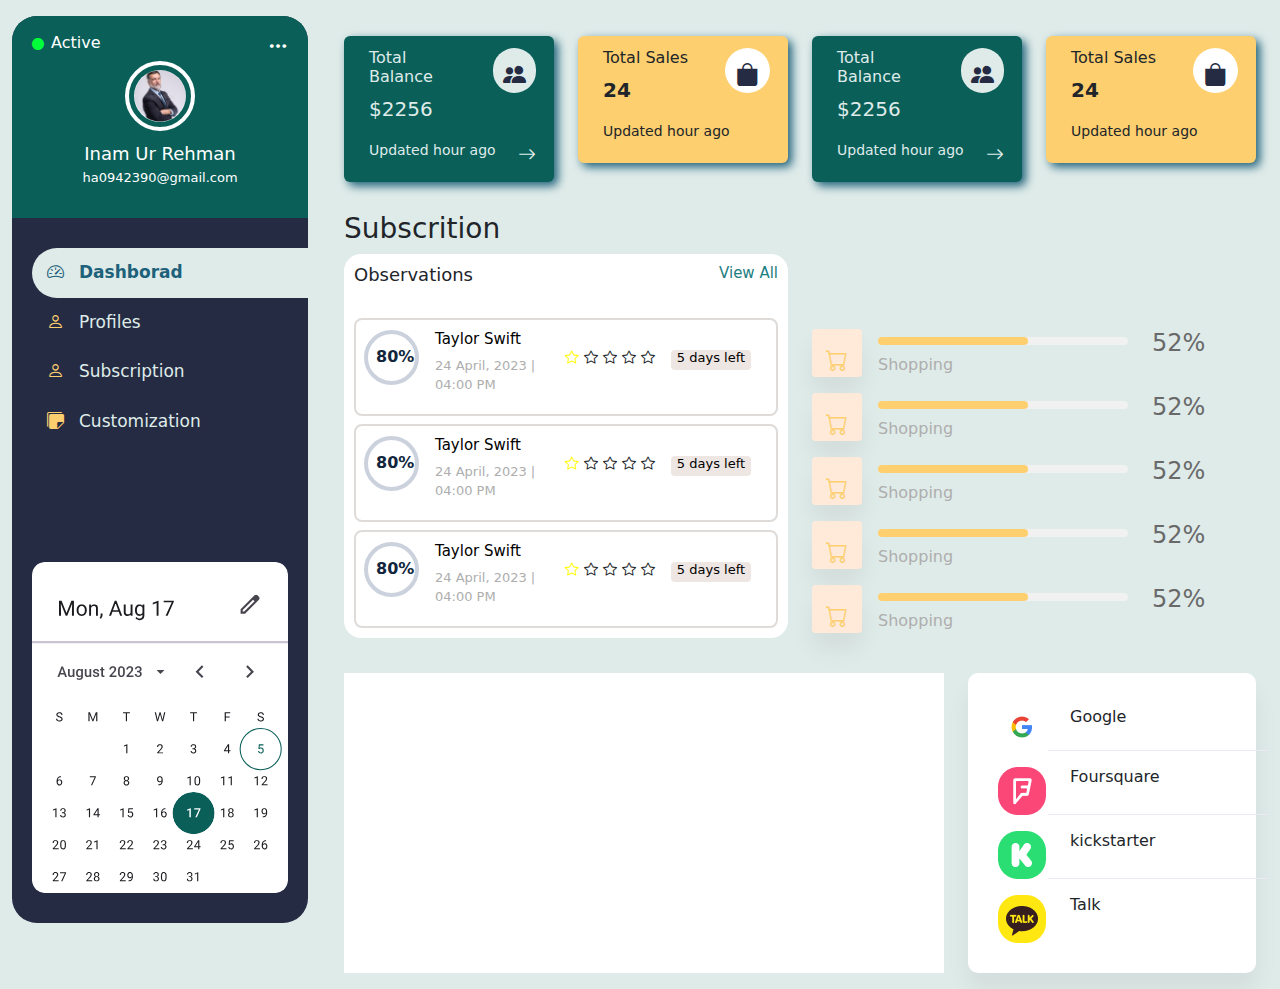
<file: subscrition.html>
<!DOCTYPE html>
<html lang="en">

<head>
    <meta charset="UTF-8" />
    <meta name="viewport" content="width=device-width, initial-scale=1.0" />
    <title>Dashboard</title>
    <link rel="stylesheet" href="./assets/css/bootstrap.min.css" />
    <link rel="stylesheet" href="https://cdn.jsdelivr.net/npm/bootstrap-icons@1.11.1/font/bootstrap-icons.css" />
    <link rel="stylesheet" href="https://cdn.jsdelivr.net/npm/bootstrap@5.0.0-alpha1/dist/css/bootstrap.min.css" />
    <!-- ========== My Css Link ========== -->
    <link rel="stylesheet" href="./assets/css/style.css" />

    <!-- ===== Different type of line chart ===== -->

    <!-- <script type="text/javascript" src="https://www.gstatic.com/charts/loader.js"></script>
    <script type="text/javascript">
        google.charts.load('current', { 'packages': ['corechart'] });
        google.charts.setOnLoadCallback(drawChart);

        function drawChart() {
            var data = google.visualization.arrayToDataTable([
                ['Year', 'Sales', 'Expenses'],
                ['2004', 1000, 400],
                ['2005', 1170, 460],
                ['2006', 660, 1120],
                ['2007', 1030, 540]
            ]);

            var options = {
                title: 'Stocks Graph',
                curveType: 'function',
                legend: { position: 'bottom' }
            };

            var chart = new google.visualization.LineChart(document.getElementById('curve_chart'));
            chart.draw(data, options);
        }
    </script> -->

    <script>
        window.onload = function () {
            var chart = new CanvasJS.Chart("chartContainer", {
                animationEnabled: true,
                theme: "light2",
                title: {
                    text: "Simple Line Chart"
                },
                data: [{
                    type: "line",
                    indexLabelFontSize: 16,
                    dataPoints: [
                        { y: 450 },
                        { y: 414 },
                        { y: 520, indexLabel: "\u2191 highest", markerColor: "red", markerType: "triangle" },
                        { y: 460 },
                        { y: 450 },
                        { y: 500 },
                        { y: 480 },
                        { y: 480 },
                        { y: 410, indexLabel: "\u2193 lowest", markerColor: "DarkSlateGrey", markerType: "cross" },
                        { y: 500 },
                        { y: 480 },
                        { y: 510 }
                    ]
                }]
            });
            chart.render();
        }
    </script>

</head>

<body>

    <div class="container-fluid py-3">
        <div class="row">
            <div class="col-lg-3">
                <!-- ========== Header ========== -->
                <header>
                    <aside class="sidebar">

                        <div class="aside-header">
                            <div class="d-flex justify-content-between">
                                <div class="status">
                                    <i class="bi bi-circle-fill"></i>Active
                                </div>
                                <div class="options">
                                    <i class="bi bi-three-dots"></i>
                                </div>
                            </div>

                            <div class="avatar">
                                <div class="avatar-img">
                                    <img src="./assets/images/avatar.jpg" class="w-100 rounded-circle" alt="" />
                                </div>
                                <h6>Inam Ur Rehman</h6>
                                <p>ha0942390@gmail.com</p>
                            </div>
                        </div>

                        <div class="aside-menu">
                            <ul>
                                <li>
                                    <a href="index.html" class="active">
                                        <i class="bi bi-speedometer2"></i>Dashborad
                                    </a>
                                </li>
                                <li>
                                    <a href="profiles.html" class="profiles">
                                        <i class="bi bi-person"></i>Profiles
                                    </a>
                                </li>
                                <li>
                                    <a href="subscrition.html">
                                        <i class="bi bi-person"></i>Subscription
                                    </a>
                                </li>
                                <li>
                                    <a href="customazation.html">
                                        <i class="bi bi-stickies-fill"></i>Customization
                                    </a>
                                </li>
                            </ul>

                            <div class="aside-footer">
                                <img src="./assets/images/calender.svg" class="w-100" alt="" />
                            </div>
                        </div>
                    </aside>
                </header>
            </div>

            <div class="col-lg-9">
                <!-- ========== Boxes Section ========== -->
                <div class="container">
                    <section class="boxes mt-1">
                        <div class="row">
                            <div class="col-lg-3 col-md-6 col-sm-6">

                                <div class="box-1 mt-3">
                                    <div class="d-flex justify-content-between">
                                        <div class="pe-4">
                                            <h6>Total Balance</h6>
                                            <p class="Balance">$2256</p>
                                        </div>
                                        <div class="box-1-icon">
                                            <i class="bi bi-people-fill"></i>
                                        </div>
                                    </div>
                                    <div class="d-flex justify-content-between">
                                        <div>
                                            <p class="updated">Updated hour ago</p>
                                        </div>
                                        <div class="arrow-icon">
                                            <i class="bi bi-arrow-right"></i>
                                        </div>
                                    </div>
                                </div>

                            </div>

                            <div class="col-lg-3 col-md-6 col-sm-6">

                                <div class="box-2 mt-3">
                                    <div class="d-flex justify-content-between">
                                        <div class="pe-4">
                                            <h6>Total Sales</h6>
                                            <p class="low-price">24</p>
                                        </div>
                                        <div class="box-1-icon box-2-icon">
                                            <i class="bi bi-bag-fill"></i>
                                        </div>
                                    </div>
                                    <div class="d-flex justify-content-between">
                                        <div>
                                            <p class="box-2-updated">Updated hour ago</p>
                                        </div>
                                        <div class="transprante-arrow">
                                            <i class="bi bi-arrow-right"></i>
                                        </div>
                                    </div>
                                </div>

                            </div>

                            <div class="col-lg-3 col-md-6 col-sm-6">

                                <div class="box-1 mt-3">
                                    <div class="d-flex justify-content-between">
                                        <div class="pe-4">
                                            <h6>Total Balance</h6>
                                            <p class="Balance">$2256</p>
                                        </div>
                                        <div class="box-1-icon">
                                            <i class="bi bi-people-fill"></i>
                                        </div>
                                    </div>
                                    <div class="d-flex justify-content-between">
                                        <div>
                                            <p class="updated">Updated hour ago</p>
                                        </div>
                                        <div class="arrow-icon">
                                            <i class="bi bi-arrow-right"></i>
                                        </div>
                                    </div>
                                </div>

                            </div>

                            <div class="col-lg-3 col-md-6 col-sm-6">

                                <div class="box-2 mt-3">

                                    <div class="d-flex justify-content-between">
                                        <div class="pe-4">
                                            <h6>Total Sales</h6>
                                            <p class="low-price">24</p>
                                        </div>
                                        <div class="box-1-icon box-2-icon">
                                            <i class="bi bi-bag-fill"></i>
                                        </div>
                                    </div>
                                    <div class="d-flex justify-content-between">
                                        <div>
                                            <p class="box-2-updated">Updated hour ago</p>
                                        </div>
                                        <div class="transprante-arrow">
                                            <i class="bi bi-arrow-right"></i>
                                        </div>
                                    </div>
                                </div>

                            </div>
                        </div>
                    </section>
                </div>

                <!-- ========== Observations And Shopping Sections ========== -->
                <div class="container">
                    <section class="observations-shopping">
                        <div class="row">         
                            
                        <h3>Subscrition</h3>

                            <div class="col-lg-6 col-md-12 col-sm-6">

                                <div class="observations">
                                    <div class="d-flex justify-content-between">
                                        <h3>Observations</h3>
                                        <h6>View All</h6>
                                    </div>

                                    <div class="taylor-swift mt-4">
                                        <div class="d-flex justify-content-between">
                                            <div class="d-flex">

                                                <div class="progress blue">
                                                    <span class="progress-left">
                                                        <span class="progress-bar"></span>
                                                    </span>
                                                    <span class="progress-right">
                                                        <span class="progress-bar"></span>
                                                    </span>
                                                    <div class="progress-value"><span>80%</span></div>
                                                </div>

                                                <div class="percantage-text ps-3">
                                                    <h6>Taylor Swift</h6>
                                                    <p>24 April, 2023 | 04:00 PM</p>
                                                </div>

                                            </div>
                                            <div class="d-flex justify-content-between mt-md-3 mt-sm-none">
                                                <div class="taylor-swift-stars d-none d-md-none d-lg-block">
                                                    <i class="bi bi-star"></i>
                                                    <i class="bi bi-star"></i>
                                                    <i class="bi bi-star"></i>
                                                    <i class="bi bi-star"></i>
                                                    <i class="bi bi-star"></i>
                                                </div>
                                                <div class="taylor-swift-time ms-3 mt-1">
                                                    <h6>5 days left</h6>
                                                </div>
                                            </div>
                                        </div>
                                    </div>

                                    <div class="taylor-swift mt-2">
                                        <div class="d-flex justify-content-between">
                                            <div class="d-flex">

                                                <div class="progress blue">
                                                    <span class="progress-left">
                                                        <span class="progress-bar"></span>
                                                    </span>
                                                    <span class="progress-right">
                                                        <span class="progress-bar"></span>
                                                    </span>
                                                    <div class="progress-value"><span>80%</span></div>
                                                </div>

                                                <div class="percantage-text ps-3">
                                                    <h6>Taylor Swift</h6>
                                                    <p>24 April, 2023 | 04:00 PM</p>
                                                </div>
                                            </div>
                                            <div class="d-flex justify-content-between mt-md-3 mt-sm-none">
                                                <div class="taylor-swift-stars d-none d-md-none d-lg-block">
                                                    <i class="bi bi-star"></i>
                                                    <i class="bi bi-star"></i>
                                                    <i class="bi bi-star"></i>
                                                    <i class="bi bi-star"></i>
                                                    <i class="bi bi-star"></i>
                                                </div>
                                                <div class="taylor-swift-time ms-3 mt-1">
                                                    <h6>5 days left</h6>
                                                </div>
                                            </div>
                                        </div>
                                    </div>

                                    <div class="taylor-swift mt-2">
                                        <div class="d-flex justify-content-between">
                                            <div class="d-flex">

                                                <div class="progress blue">
                                                    <span class="progress-left">
                                                        <span class="progress-bar"></span>
                                                    </span>
                                                    <span class="progress-right">
                                                        <span class="progress-bar"></span>
                                                    </span>
                                                    <div class="progress-value"><span>80%</span></div>
                                                </div>

                                                <div class="percantage-text ps-3">
                                                    <h6>Taylor Swift</h6>
                                                    <p>24 April, 2023 | 04:00 PM</p>
                                                </div>
                                            </div>

                                            <div class="d-flex justify-content-between mt-md-3 mt-sm-none">
                                                <div class="taylor-swift-stars d-none d-md-none d-lg-block">
                                                    <i class="bi bi-star"></i>
                                                    <i class="bi bi-star"></i>
                                                    <i class="bi bi-star"></i>
                                                    <i class="bi bi-star"></i>
                                                    <i class="bi bi-star"></i>
                                                </div>
                                                <div class="taylor-swift-time ms-3 mt-1">
                                                    <h6>5 days left</h6>
                                                </div>
                                            </div>
                                        </div>
                                    </div>

                                </div>
                            </div>

                            <div class="col-lg-6 col-md-12 col-sm-6">

                                <div class="shopping-parts">
                                    <div class="shopping">
                                        <div class="d-flex">
                                            <div class="shopping-icon">
                                                <a href="">
                                                    <i class="bi bi-cart"></i>
                                                </a>
                                            </div>
                                            <div class="shpooing-icon-text d-flex">
                                                <div>
                                                    <div class="side-bar mt-2 ms-3">
                                                    </div>
                                                    <p class="pt-2 ps-3">Shopping</p>
                                                </div>
                                                <h4 class="ps-4">52%</h4>
                                            </div>
                                        </div>
                                    </div>

                                    <div class="shopping">
                                        <div class="d-flex">
                                            <div class="shopping-icon">
                                                <a href="">
                                                    <i class="bi bi-cart"></i>
                                                </a>
                                            </div>
                                            <div class="shpooing-icon-text d-flex">
                                                <div>
                                                    <div class="side-bar mt-2 ms-3">
                                                    </div>
                                                    <p class="pt-2 ps-3">Shopping</p>
                                                </div>
                                                <h4 class="ps-4">52%</h4>
                                            </div>
                                        </div>
                                    </div>

                                    <div class="shopping">
                                        <div class="d-flex">
                                            <div class="shopping-icon">
                                                <a href="">
                                                    <i class="bi bi-cart"></i>
                                                </a>
                                            </div>
                                            <div class="shpooing-icon-text d-flex">
                                                <div>
                                                    <div class="side-bar mt-2 ms-3">
                                                    </div>
                                                    <p class="pt-2 ps-3">Shopping</p>
                                                </div>
                                                <h4 class="ps-4">52%</h4>
                                            </div>
                                        </div>
                                    </div>

                                    <div class="shopping">
                                        <div class="d-flex">
                                            <div class="shopping-icon">
                                                <a href="">
                                                    <i class="bi bi-cart"></i>
                                                </a>
                                            </div>
                                            <div class="shpooing-icon-text d-flex">
                                                <div>
                                                    <div class="side-bar mt-2 ms-3">
                                                    </div>
                                                    <p class="pt-2 ps-3">Shopping</p>
                                                </div>
                                                <h4 class="ps-4">52%</h4>
                                            </div>
                                        </div>
                                    </div>

                                    <div class="shopping">
                                        <div class="d-flex">
                                            <div class="shopping-icon">
                                                <a href="">
                                                    <i class="bi bi-cart"></i>
                                                </a>
                                            </div>
                                            <div class="shpooing-icon-text d-flex">
                                                <div>
                                                    <div class="side-bar mt-2 ms-3">
                                                    </div>
                                                    <p class="pt-2 ps-3">Shopping</p>
                                                </div>
                                                <h4 class="ps-4">52%</h4>
                                            </div>
                                        </div>
                                    </div>

                                </div>
                            </div>
                        </div>
                    </section>
                </div>

                <!-- ========== Graph And Icons ========== -->
                <div class="container">

                    <section class="Graph-icons">

                        <div class="row">

                            <div class="col-lg-8 col-md-6 mt-4">
                                <div class="graph bg-white">
                                    <div id="chartContainer" class="line-chart"></div>
                                </div>
                            </div>

                            <div class="col-lg-4 col-md-6 col-sm-4 mt-4">

                                <div class="social-media-icons bg-white">
                                    <div class="d-flex google">
                                        <div class="google-icon">
                                            <img src="./assets/images/Google-icon.jpg" alt="" />
                                        </div>
                                        <h6 class="ps-4 pt-1">Google</h6>
                                    </div>

                                    <div class="d-flex pt-3 foursquare horizontal-line">
                                        <div class="foursquare-img">
                                            <img src="./assets/images/four-square.png" alt="" />
                                        </div>
                                        <h6 class="ps-4">Foursquare</h6>
                                    </div>

                                    <div class="d-flex pt-3 kickstarter horizontal-line">
                                        <div class="kickstarter-img">
                                            <img src="./assets/images/kickstarter.png" alt="" />
                                        </div>
                                        <h6 class="ps-4">kickstarter</h6>
                                    </div>

                                    <div class="d-flex pt-3 talk horizontal-line">
                                        <div class="talk-img">
                                            <img src="./assets/images/Talk.png" alt="" />
                                        </div>
                                        <h6 class="ps-4">Talk</h6>
                                    </div>
                                </div>

                            </div>

                    </section>

                </div>
            </div>

        </div>
    </div>

    <script src="https://cdnjs.cloudflare.com/ajax/libs/jquery/3.2.1/jquery.min.js"></script>
    <script src="https://cdn.canvasjs.com/canvasjs.min.js"></script>
    <script src="https://cdn.jsdelivr.net/npm/bootstrap@5.0.0-alpha1/dist/js/bootstrap.bundle.min.js"></script>
    <script src="./assets/js/bootstrap.bundle.min.js"></script>

    
    <!-- ===== Link of different type line chart ===== -->
    <!-- <script src="https://cdnjs.cloudflare.com/ajax/libs/Chart.js/4.4.0/chart.min.js"></script> -->

</body>

</html>
</file>
<file: assets/css/style.css>
@import url('https://fonts.googleapis.com/css2?family=Poppins:ital,wght@0,100;0,200;0,300;0,400;0,500;0,600;0,700;0,800;0,900;1,100;1,200;1,300;1,400;1,500;1,600;1,700;1,800;1,900&display=swap');

@import url('https://fonts.googleapis.com/css2?family=Nunito:ital,wght@0,200;0,300;0,400;0,500;0,600;0,700;0,800;0,900;0,1000;1,200;1,300;1,400;1,500;1,600;1,700;1,800;1,900;1,1000&display=swap');

:root {

    /* ===== Colors ===== */
    --1st-color: #dce7e6;
    --2nd-color: #0A5F59;
    --3rd-color: #252B42;
    --4th-color: #FDCF6F;
    --5th-color: #DFEBE9;

    /* =====Font Families ===== */
    --1st-font-family: 'Poppins';
    --2nd-font-family: 'Nunito';

}

::-webkit-scrollbar {
    width: 12px;
}

::-webkit-scrollbar-thumb {
    background: black;
    border-radius: 50px;
}

body {
    background: rgba(223, 235, 233, 1);
}

a {
    text-decoration: none;
}

/* ========== Header ========== */
.sidebar {
    background: rgba(37, 43, 66, 1);
    border-radius: 25px;
    position: relative;
    /* position: relative; */
}

.sidebar .aside-header {
    background: var(--2nd-color);
    border-top-right-radius: 25px;
    border-top-left-radius: 25px;
    padding: 15px 20px;
}

.sidebar .aside-header .status {
    color: white;
}

.sidebar .aside-header .status i {
    color: #00FF38;
    font-size: 12px;
    margin-right: 7px;
}

.sidebar .aside-header .options i {
    font-size: 20px;
    color: white;
}

.sidebar .aside-header .avatar {
    display: flex;
    align-items: center;
    flex-direction: column;
}

.sidebar .aside-header .avatar .avatar-img {
    width: 70px;
    height: 70px;
    border-radius: 50%;
    border: 4px solid white;
    padding: 5px;
    margin-bottom: 12px;
}

.sidebar .aside-header .avatar h6 {
    font-size: 18px;
    margin-bottom: 3px;
    color: white;
}

.sidebar .aside-header .avatar p {
    font-size: 13px;
    color: white;
}

.sidebar .aside-menu {
    padding: 30px 20px;
    position: relative;
}

.sidebar .aside-menu ul {
    padding: 0;
    display: flex;
    flex-direction: column;
}

.sidebar .aside-menu ul li {
    list-style: none;
}

.sidebar .aside-menu ul li a {
    display: block;
    text-decoration: none;
    color: rgba(223, 235, 233, 1);
    font-size: 17px;
    padding: 12px 15px;
}

.sidebar .aside-menu ul li a i {
    color: rgba(253, 207, 111, 1);
    margin-right: 15px;
}

.sidebar .aside-menu ul li a.active {
    background: rgba(223, 235, 233, 1);
    color: rgba(30, 97, 122, 1);
    font-weight: 600;
    border-radius: 30px;
    margin-right: -50px;
}

.sidebar .aside-menu ul li a.active i {
    color: rgba(30, 97, 122, 1);
}

.sidebar .profiles {
    position: relative;
    z-index: 9999;
}

.sidebar .aside-footer {
    padding-top: 100px;
}

header aside .aside-list-calendar {
    background-color: var(--3rd-color) !important;
    margin-left: 48px;
    padding: 20px 0 30px 0;
}

header aside .aside-list-calendar ul li h6 {
    color: var(--5th-color);
    font-weight: 400 !important;
    font-size: 14px;
    font-family: var(--1st-font-family);
}

header aside .aside-list-calendar ul li i {
    color: var(--4th-color);
}

header aside .aside-list-calendar .dashboard i {
    color: #1E617A;
}

header aside .aside-list-calendar .dashboard {
    background-color: var(--1st-color);
    border-radius: 18px;
    padding: 3px 15px;
}

header aside .aside-list-calendar .dashboard h6 {
    font-size: 16px;
    font-weight: 600 !important;
    line-height: 20px;
    padding-top: 3px;
    color: #1E617A !important;
}

header aside .aside-list-calendar .aside-calendar {
    width: 200px;
    margin: 80px 0 0 35px;
}

header aside .aside-list-calendar .aside-calendar img {
    width: 100%;
}

/* ========== Boxes Section ========== */
.boxes {
    margin-bottom: 30px;
}

.boxes .box-1 {
    background-color: var(--2nd-color);
    color: var(--5th-color);
    border-radius: 6px;
    padding: 12px 18px 5px 25px;
    box-shadow: 4px 4px 10px 0px #1E617A;
}

.boxes .box-1 .d-flex .Balance {
    font-size: 20px;
}

.box-1-icon {
    background-color: var(--5th-color);
    width: 45px;
    height: 45px;
    border-radius: 50px;
    text-align: center;
    padding-top: 10px;
}

.box-1-icon i {
    color: var(--3rd-color);
    font-size: 23px;
}

.boxes .box-1 .updated {
    font-weight: 400;
    font-size: 14px;
}

.boxes .box-1 .arrow-icon i {
    font-size: 18px;
    font-weight: 700 !important;
}

.boxes .box-2 {
    background-color: var(--4th-color);
    border-radius: 6px;
    padding: 12px 18px 5px 25px;
    box-shadow: 4px 4px 10px 0px #1E617A;
}

.box-2-icon {
    background-color: white !important;
}

.boxes .box-2 .low-price {
    font-weight: 600;
    font-size: 20px;
}

.boxes .box-2 .box-2-updated {
    font-weight: 400;
    font-size: 14px;
}

.boxes .box-2 .transprante-arrow i {
    font-size: 18px;
    font-weight: 700 !important;
    color: transparent;
}

/* <!-- ========== Observations And Shopping Sections ========== --> */

/* <!-- ===== Observations Part ===== --> */
.observations {
    background: #FFFFFF;
    border-radius: 17.01px;
    padding: 10px 10px;
}

.observations-shopping .observations h3 {
    font-size: 18px;
}

.observations-shopping .observations .d-flex h6 {
    font-size: 15px !important;
    font-weight: 500;
    color: #1D7D81;
}

.observations-shopping .observations .taylor-swift {
    border: 2px solid #DFDBD8;
    border-radius: 8px;
    padding: 10px 25px 3px 8px;
}

.progress {
    width: 55px;
    height: 55px;
    background: none;
    box-shadow: none;
    position: relative;
}

.progress:after {
    content: "";
    width: 100%;
    height: 100%;
    border-radius: 50%;
    border: 4px solid rgba(70, 95, 133, 0.28);
    position: absolute;
    top: 0;
    left: 0;
}

.progress>span {
    width: 50%;
    height: 100%;
    overflow: hidden;
    position: absolute;
    top: 0;
    z-index: 1;
}

.progress .progress-left {
    left: 0;
}

.progress .progress-bar {
    width: 100%;
    height: 100%;
    background: none;
    border: 4px solid transparent;
    position: absolute;
    top: 0;
}

.progress .progress-left .progress-bar {
    left: 100%;
    border-top-right-radius: 80px;
    border-bottom-right-radius: 80px;
    border-left: 0;
    -webkit-transform-origin: center left;
    transform-origin: center left;
}

.progress .progress-right {
    right: 0;
}

.progress .progress-right .progress-bar {
    left: -100%;
    border-top-left-radius: 80px;
    border-bottom-left-radius: 80px;
    border-right: 0;
    -webkit-transform-origin: center right;
    transform-origin: center right;
    animation: loading-1 1s linear forwards;
}

.progress .progress-value {
    display: flex;
    align-items: center;
    justify-content: center;
}

.progress .progress-value span {
    color: rgba(17, 38, 60, 1) !important;
    text-align: center;
    display: flex;
    align-items: center;
    justify-content: center;
    padding-left: 12px;
    font-size: 16px;
    font-weight: 600;
}

.progress.blue .progress-bar {
    border-color: rgba(70, 95, 133, 1);
}

.progress.blue .progress-left .progress-bar {
    animation: loading-2 1s linear forwards 1s;
}

@keyframes loading-1 {
    0% {
        -webkit-transform: rotate(0deg);
        transform: rotate(0deg);
    }

    100% {
        -webkit-transform: rotate(180deg);
        transform: rotate(180deg);
    }
}

@keyframes loading-2 {
    0% {
        -webkit-transform: rotate(0deg);
        transform: rotate(0deg);
    }

    100% {
        -webkit-transform: rotate(144deg);
        transform: rotate(144deg);
    }
}

.observations-shopping .observations .taylor-swift .percantage h6 {
    color: #11263C;
    padding-top: 10px;
    font-family: var(--1st-font-family);
}

.observations-shopping .observations .taylor-swift .percantage-text h6 {
    color: #000000;
}

.observations-shopping .observations .taylor-swift .percantage-text p {
    color: #AEAEAE;
    font-weight: 400;
    font-size: 13px;
    width: 120px;
}

.observations-shopping .observations .taylor-swift .taylor-swift-stars :nth-child(1) {
    color: yellow;
}

.observations-shopping .observations .taylor-swift .taylor-swift-stars i {
    font-size: 14px;
}

.observations-shopping .observations .taylor-swift .taylor-swift-time {
    background-color: #EEE6E2;
    width: 80px;
    height: 20px;
    border-radius: 4px;
}

.observations-shopping .observations .taylor-swift .taylor-swift-time h6 {
    font-size: 13px !important;
    color: black;
    text-align: center;
}

/* <!-- ===== Shopping Part ===== --> */
.shopping-parts {
    padding-top: 75px;
}

.shopping-parts .shopping a {
    background: #FFEADA;
    display: block;
    width: 50px;
    padding-top: 15px;
    box-shadow: 0px 16px 24px 0px #0000000F;
    text-align: center;
    border-radius: 4px;
}

.shopping-parts .shopping .shopping-icon i {
    font-size: 22px !important;
    color: var(--4th-color);
}

.shopping-parts .shopping .side-bar {
    width: 250px;
    height: 8px;
    background: #F1F1F1;
    border-radius: 6px;
    position: relative;
}

.shopping-parts .shopping .side-bar::after {
    content: '';
    position: absolute;
    background-color: var(--4th-color);
    width: 150px;
    height: 8px;
    top: 0px;
    border-radius: 6px;
}

.shopping-parts .shopping .shpooing-icon-text p {
    color: #AEAEAE;
}

.shopping-parts .shopping .shpooing-icon-text h4 {
    color: #696969;
}

/* <!-- ========== Graph And Icons ========== --> */
.graph .line-chart {
    height: 300px;
    border-radius: 10px !important;
}

.social-media-icons {
    border-radius: 10px;
    padding: 30px 0 30px 30px;
    box-shadow: 0px 16px 24px 0px #0000000F
}

.horizontal-line {
    position: relative;
}

.horizontal-line::before {
    content: '';
    position: absolute;
    top: -.5px;
    left: 50px;
    background-color: rgba(236, 233, 241, 1);
    padding: .5px 110px;
}
</file>
